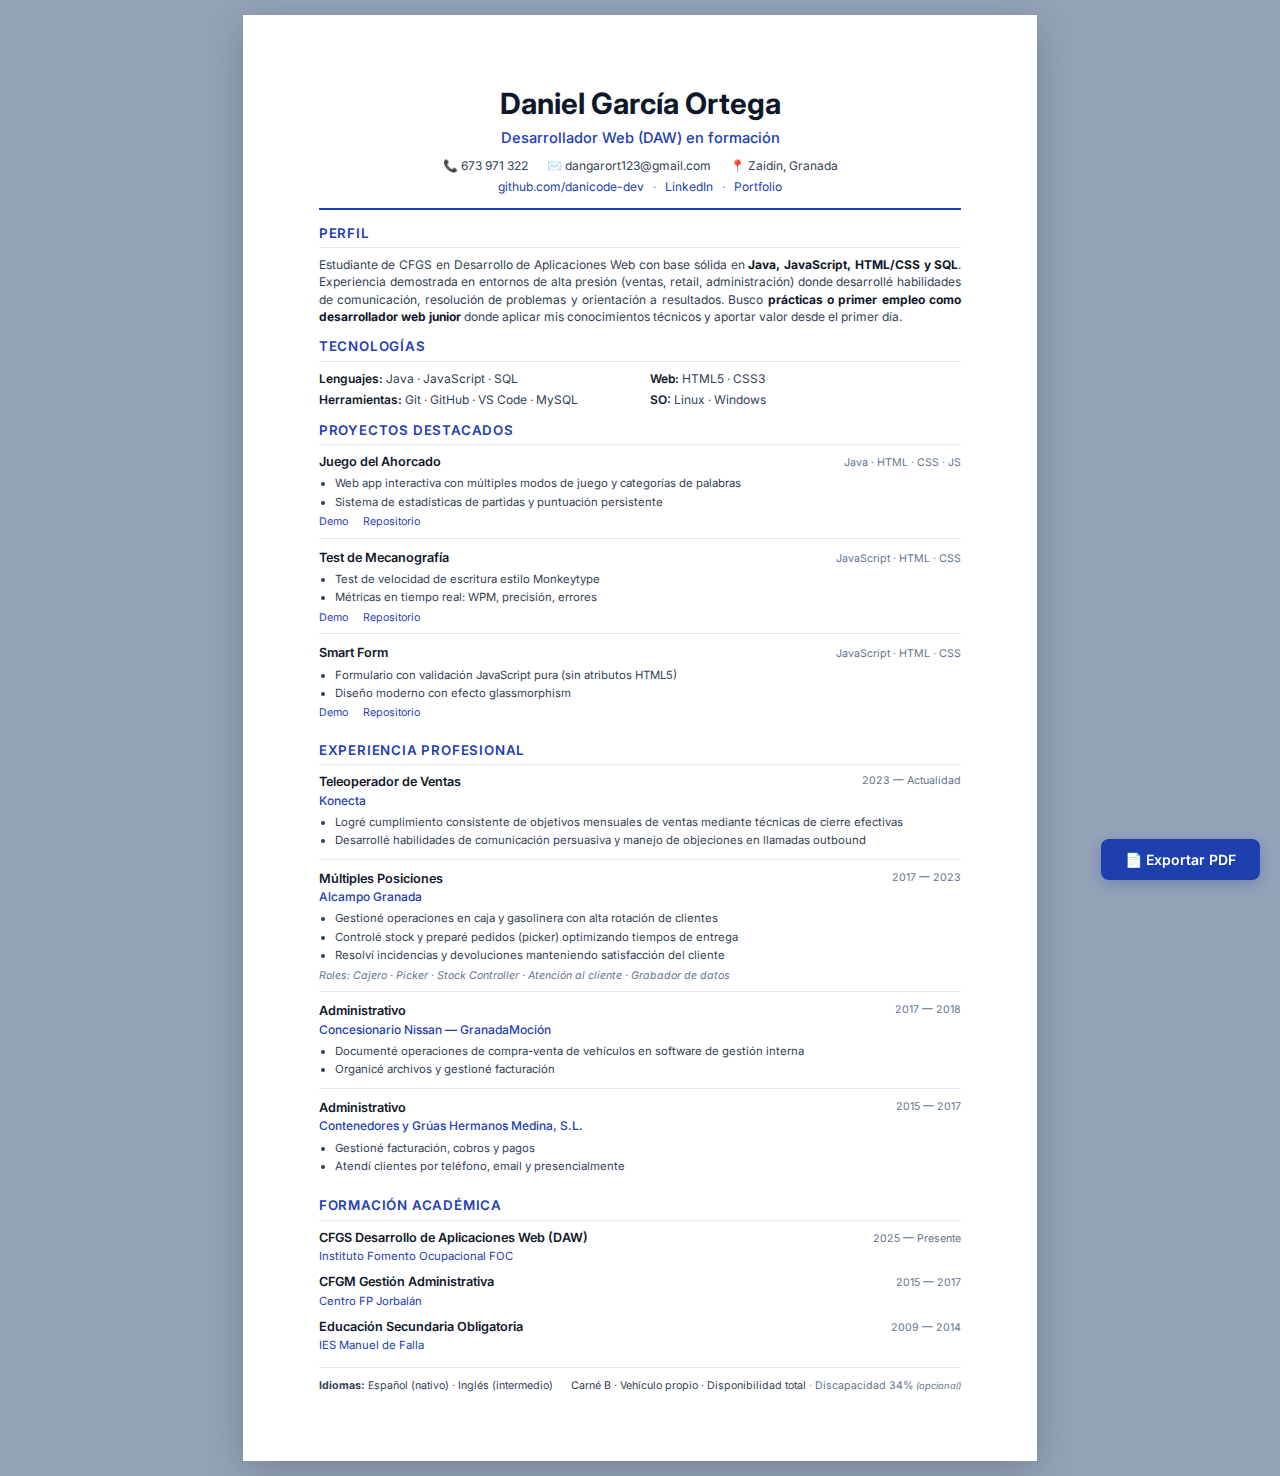
<file: cv/cv_es.html>
<!DOCTYPE html>
<html lang="es">

<head>
    <meta charset="UTF-8">
    <meta name="viewport" content="width=device-width, initial-scale=1.0">
    <title>CV - Daniel García Ortega | Desarrollador Web</title>
    <link rel="stylesheet" href="cv_es.css">
    <link rel="preconnect" href="https://fonts.googleapis.com">
    <link rel="preconnect" href="https://fonts.gstatic.com" crossorigin>
    <link href="https://fonts.googleapis.com/css2?family=Inter:wght@400;500;600;700&display=swap" rel="stylesheet">
</head>

<body>
    <div class="cv-page">
        <!-- HEADER -->
        <header class="header">
            <div class="header-main">
                <h1>Daniel García Ortega</h1>
                <p class="title">Desarrollador Web (DAW) en formación</p>
            </div>
            <div class="header-contact">
                <div class="contact-row">
                    <span>📞 673 971 322</span>
                    <span>✉️ dangarort123@gmail.com</span>
                    <span>📍 Zaidín, Granada</span>
                </div>
                <div class="contact-links">
                    <a href="https://github.com/danicode-dev">github.com/danicode-dev</a>
                    <span class="sep">·</span>
                    <a href="https://linkedin.com/in/daniel-garcía-ortega-404754385">LinkedIn</a>
                    <span class="sep">·</span>
                    <a href="https://danicode-dev.github.io/PORTAFOLIO/">Portfolio</a>
                </div>
            </div>
        </header>

        <!-- PERFIL -->
        <section class="section">
            <h2>Perfil</h2>
            <p class="profile-text">
                Estudiante de CFGS en Desarrollo de Aplicaciones Web con base sólida en <strong>Java, JavaScript,
                    HTML/CSS y SQL</strong>.
                Experiencia demostrada en entornos de alta presión (ventas, retail, administración) donde desarrollé
                habilidades de
                comunicación, resolución de problemas y orientación a resultados. Busco <strong>prácticas o primer
                    empleo como
                    desarrollador web junior</strong> donde aplicar mis conocimientos técnicos y aportar valor desde el
                primer día.
            </p>
        </section>

        <!-- TECNOLOGÍAS -->
        <section class="section">
            <h2>Tecnologías</h2>
            <div class="tech-grid">
                <div class="tech-row">
                    <span class="tech-label">Lenguajes:</span>
                    <span class="tech-items">Java · JavaScript · SQL</span>
                </div>
                <div class="tech-row">
                    <span class="tech-label">Web:</span>
                    <span class="tech-items">HTML5 · CSS3</span>
                </div>
                <div class="tech-row">
                    <span class="tech-label">Herramientas:</span>
                    <span class="tech-items">Git · GitHub · VS Code · MySQL</span>
                </div>
                <div class="tech-row">
                    <span class="tech-label">SO:</span>
                    <span class="tech-items">Linux · Windows</span>
                </div>
            </div>
        </section>

        <!-- PROYECTOS -->
        <section class="section">
            <h2>Proyectos Destacados</h2>

            <div class="project">
                <div class="project-header">
                    <h3>Juego del Ahorcado</h3>
                    <span class="project-tech">Java · HTML · CSS · JS</span>
                </div>
                <ul>
                    <li>Web app interactiva con múltiples modos de juego y categorías de palabras</li>
                    <li>Sistema de estadísticas de partidas y puntuación persistente</li>
                </ul>
                <div class="project-links">
                    <a href="https://danicode-dev.github.io/ahorcado/">Demo</a>
                    <a href="https://github.com/danicode-dev/ahorcado">Repositorio</a>
                </div>
            </div>

            <div class="project">
                <div class="project-header">
                    <h3>Test de Mecanografía</h3>
                    <span class="project-tech">JavaScript · HTML · CSS</span>
                </div>
                <ul>
                    <li>Test de velocidad de escritura estilo Monkeytype</li>
                    <li>Métricas en tiempo real: WPM, precisión, errores</li>
                </ul>
                <div class="project-links">
                    <a href="https://danicode-dev.github.io/Test_mecagonagrafia/">Demo</a>
                    <a href="https://github.com/danicode-dev/Test_mecagonagrafia">Repositorio</a>
                </div>
            </div>

            <div class="project">
                <div class="project-header">
                    <h3>Smart Form</h3>
                    <span class="project-tech">JavaScript · HTML · CSS</span>
                </div>
                <ul>
                    <li>Formulario con validación JavaScript pura (sin atributos HTML5)</li>
                    <li>Diseño moderno con efecto glassmorphism</li>
                </ul>
                <div class="project-links">
                    <a href="https://danicode-dev.github.io/FORMULARIO-/">Demo</a>
                    <a href="https://github.com/danicode-dev/FORMULARIO-">Repositorio</a>
                </div>
            </div>
        </section>

        <!-- EXPERIENCIA -->
        <section class="section">
            <h2>Experiencia Profesional</h2>

            <div class="experience">
                <div class="exp-header">
                    <div>
                        <h3>Teleoperador de Ventas</h3>
                        <span class="company">Konecta</span>
                    </div>
                    <span class="date">2023 — Actualidad</span>
                </div>
                <ul>
                    <li>Logré cumplimiento consistente de objetivos mensuales de ventas mediante técnicas de cierre
                        efectivas</li>
                    <li>Desarrollé habilidades de comunicación persuasiva y manejo de objeciones en llamadas outbound
                    </li>
                </ul>
            </div>

            <div class="experience">
                <div class="exp-header">
                    <div>
                        <h3>Múltiples Posiciones</h3>
                        <span class="company">Alcampo Granada</span>
                    </div>
                    <span class="date">2017 — 2023</span>
                </div>
                <ul>
                    <li>Gestioné operaciones en caja y gasolinera con alta rotación de clientes</li>
                    <li>Controlé stock y preparé pedidos (picker) optimizando tiempos de entrega</li>
                    <li>Resolví incidencias y devoluciones manteniendo satisfacción del cliente</li>
                </ul>
                <p class="roles">Roles: Cajero · Picker · Stock Controller · Atención al cliente · Grabador de datos</p>
            </div>

            <div class="experience">
                <div class="exp-header">
                    <div>
                        <h3>Administrativo</h3>
                        <span class="company">Concesionario Nissan — GranadaMoción</span>
                    </div>
                    <span class="date">2017 — 2018</span>
                </div>
                <ul>
                    <li>Documenté operaciones de compra-venta de vehículos en software de gestión interna</li>
                    <li>Organicé archivos y gestioné facturación</li>
                </ul>
            </div>

            <div class="experience">
                <div class="exp-header">
                    <div>
                        <h3>Administrativo</h3>
                        <span class="company">Contenedores y Grúas Hermanos Medina, S.L.</span>
                    </div>
                    <span class="date">2015 — 2017</span>
                </div>
                <ul>
                    <li>Gestioné facturación, cobros y pagos</li>
                    <li>Atendí clientes por teléfono, email y presencialmente</li>
                </ul>
            </div>
        </section>

        <!-- FORMACIÓN -->
        <section class="section">
            <h2>Formación Académica</h2>

            <div class="education">
                <div class="edu-header">
                    <h3>CFGS Desarrollo de Aplicaciones Web (DAW)</h3>
                    <span class="date">2025 — Presente</span>
                </div>
                <span class="institution">Instituto Fomento Ocupacional FOC</span>
            </div>

            <div class="education">
                <div class="edu-header">
                    <h3>CFGM Gestión Administrativa</h3>
                    <span class="date">2015 — 2017</span>
                </div>
                <span class="institution">Centro FP Jorbalán</span>
            </div>

            <div class="education">
                <div class="edu-header">
                    <h3>Educación Secundaria Obligatoria</h3>
                    <span class="date">2009 — 2014</span>
                </div>
                <span class="institution">IES Manuel de Falla</span>
            </div>
        </section>

        <!-- FOOTER ROW -->
        <footer class="footer">
            <div class="footer-left">
                <div class="lang">
                    <strong>Idiomas:</strong> Español (nativo) · Inglés (intermedio)
                </div>
            </div>
            <div class="footer-right">
                <div class="additional">
                    Carné B · Vehículo propio · Disponibilidad total
                    <span class="optional">· Discapacidad 34% <em>(opcional)</em></span>
                </div>
            </div>
        </footer>
    </div>

    <!-- Print button (hidden when printing) -->
    <button class="print-btn" onclick="window.print()">📄 Exportar PDF</button>
</body>

</html>
</file>
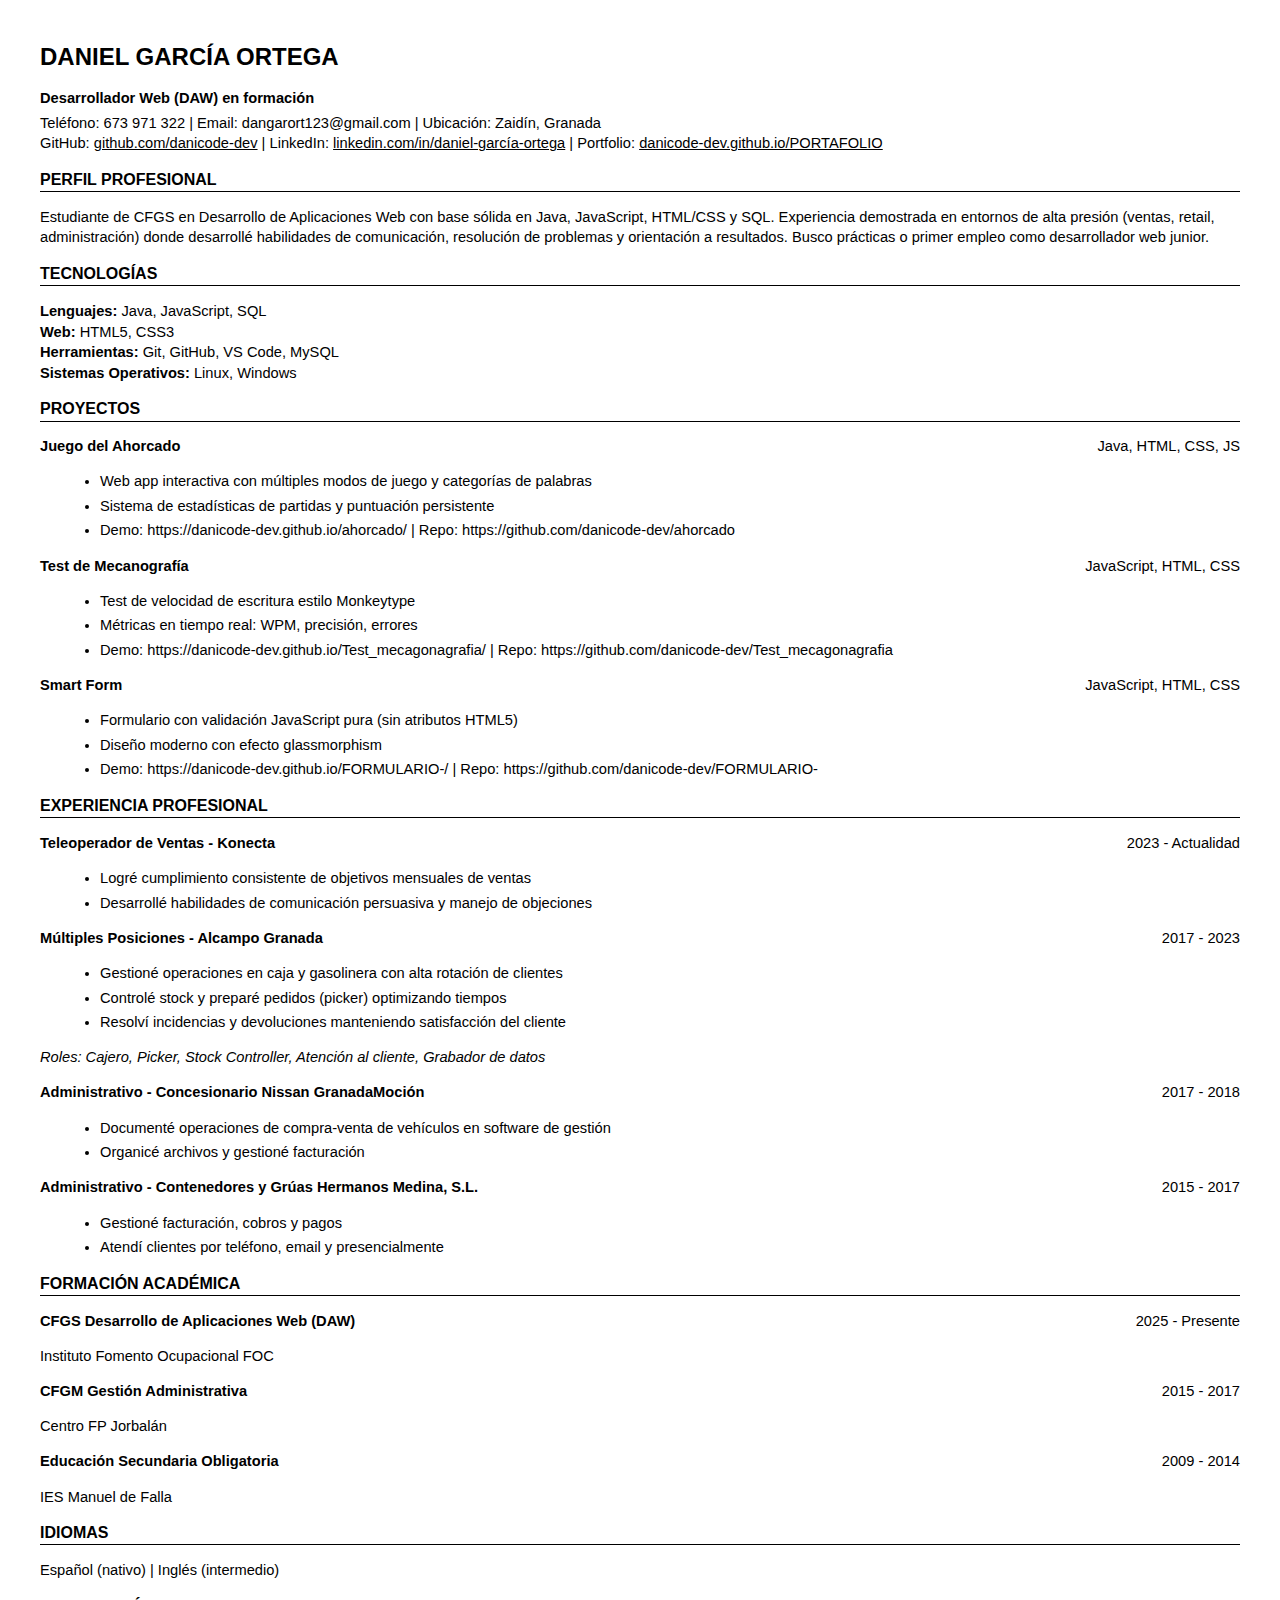
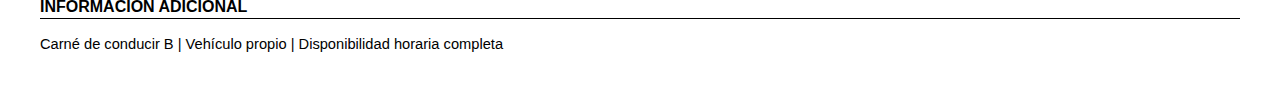
<file: cv/cv_es_ats.html>
<!DOCTYPE html>
<html lang="es">

<head>
    <meta charset="UTF-8">
    <title>CV - Daniel García Ortega (ATS)</title>
    <style>
        body {
            font-family: Arial, sans-serif;
            font-size: 11pt;
            line-height: 1.4;
            margin: 40px;
            color: #000;
        }

        h1 {
            font-size: 18pt;
            margin-bottom: 5px;
        }

        h2 {
            font-size: 12pt;
            border-bottom: 1px solid #000;
            margin-top: 15px;
            margin-bottom: 8px;
        }

        h3 {
            font-size: 11pt;
            margin-bottom: 2px;
        }

        p,
        li {
            margin-bottom: 4px;
        }

        ul {
            margin-left: 20px;
        }

        a {
            color: #000;
        }

        .contact {
            margin-bottom: 15px;
        }

        .job {
            margin-bottom: 12px;
        }

        .date {
            float: right;
            font-weight: normal;
        }
    </style>
</head>

<body>

    <h1>DANIEL GARCÍA ORTEGA</h1>
    <p><strong>Desarrollador Web (DAW) en formación</strong></p>
    <div class="contact">
        Teléfono: 673 971 322 | Email: dangarort123@gmail.com | Ubicación: Zaidín, Granada<br>
        GitHub: <a href="https://github.com/danicode-dev">github.com/danicode-dev</a> |
        LinkedIn: <a
            href="https://linkedin.com/in/daniel-garcía-ortega-404754385">linkedin.com/in/daniel-garcía-ortega</a> |
        Portfolio: <a href="https://danicode-dev.github.io/PORTAFOLIO/">danicode-dev.github.io/PORTAFOLIO</a>
    </div>

    <h2>PERFIL PROFESIONAL</h2>
    <p>Estudiante de CFGS en Desarrollo de Aplicaciones Web con base sólida en Java, JavaScript, HTML/CSS y SQL.
        Experiencia demostrada en entornos de alta presión (ventas, retail, administración) donde desarrollé habilidades
        de comunicación, resolución de problemas y orientación a resultados. Busco prácticas o primer empleo como
        desarrollador web junior.</p>

    <h2>TECNOLOGÍAS</h2>
    <p>
        <strong>Lenguajes:</strong> Java, JavaScript, SQL<br>
        <strong>Web:</strong> HTML5, CSS3<br>
        <strong>Herramientas:</strong> Git, GitHub, VS Code, MySQL<br>
        <strong>Sistemas Operativos:</strong> Linux, Windows
    </p>

    <h2>PROYECTOS</h2>

    <div class="job">
        <h3>Juego del Ahorcado <span class="date">Java, HTML, CSS, JS</span></h3>
        <ul>
            <li>Web app interactiva con múltiples modos de juego y categorías de palabras</li>
            <li>Sistema de estadísticas de partidas y puntuación persistente</li>
            <li>Demo: https://danicode-dev.github.io/ahorcado/ | Repo: https://github.com/danicode-dev/ahorcado</li>
        </ul>
    </div>

    <div class="job">
        <h3>Test de Mecanografía <span class="date">JavaScript, HTML, CSS</span></h3>
        <ul>
            <li>Test de velocidad de escritura estilo Monkeytype</li>
            <li>Métricas en tiempo real: WPM, precisión, errores</li>
            <li>Demo: https://danicode-dev.github.io/Test_mecagonagrafia/ | Repo:
                https://github.com/danicode-dev/Test_mecagonagrafia</li>
        </ul>
    </div>

    <div class="job">
        <h3>Smart Form <span class="date">JavaScript, HTML, CSS</span></h3>
        <ul>
            <li>Formulario con validación JavaScript pura (sin atributos HTML5)</li>
            <li>Diseño moderno con efecto glassmorphism</li>
            <li>Demo: https://danicode-dev.github.io/FORMULARIO-/ | Repo: https://github.com/danicode-dev/FORMULARIO-
            </li>
        </ul>
    </div>

    <h2>EXPERIENCIA PROFESIONAL</h2>

    <div class="job">
        <h3>Teleoperador de Ventas - Konecta <span class="date">2023 - Actualidad</span></h3>
        <ul>
            <li>Logré cumplimiento consistente de objetivos mensuales de ventas</li>
            <li>Desarrollé habilidades de comunicación persuasiva y manejo de objeciones</li>
        </ul>
    </div>

    <div class="job">
        <h3>Múltiples Posiciones - Alcampo Granada <span class="date">2017 - 2023</span></h3>
        <ul>
            <li>Gestioné operaciones en caja y gasolinera con alta rotación de clientes</li>
            <li>Controlé stock y preparé pedidos (picker) optimizando tiempos</li>
            <li>Resolví incidencias y devoluciones manteniendo satisfacción del cliente</li>
        </ul>
        <p><em>Roles: Cajero, Picker, Stock Controller, Atención al cliente, Grabador de datos</em></p>
    </div>

    <div class="job">
        <h3>Administrativo - Concesionario Nissan GranadaMoción <span class="date">2017 - 2018</span></h3>
        <ul>
            <li>Documenté operaciones de compra-venta de vehículos en software de gestión</li>
            <li>Organicé archivos y gestioné facturación</li>
        </ul>
    </div>

    <div class="job">
        <h3>Administrativo - Contenedores y Grúas Hermanos Medina, S.L. <span class="date">2015 - 2017</span></h3>
        <ul>
            <li>Gestioné facturación, cobros y pagos</li>
            <li>Atendí clientes por teléfono, email y presencialmente</li>
        </ul>
    </div>

    <h2>FORMACIÓN ACADÉMICA</h2>

    <div class="job">
        <h3>CFGS Desarrollo de Aplicaciones Web (DAW) <span class="date">2025 - Presente</span></h3>
        <p>Instituto Fomento Ocupacional FOC</p>
    </div>

    <div class="job">
        <h3>CFGM Gestión Administrativa <span class="date">2015 - 2017</span></h3>
        <p>Centro FP Jorbalán</p>
    </div>

    <div class="job">
        <h3>Educación Secundaria Obligatoria <span class="date">2009 - 2014</span></h3>
        <p>IES Manuel de Falla</p>
    </div>

    <h2>IDIOMAS</h2>
    <p>Español (nativo) | Inglés (intermedio)</p>

    <h2>INFORMACIÓN ADICIONAL</h2>
    <p>Carné de conducir B | Vehículo propio | Disponibilidad horaria completa</p>

</body>

</html>
</file>
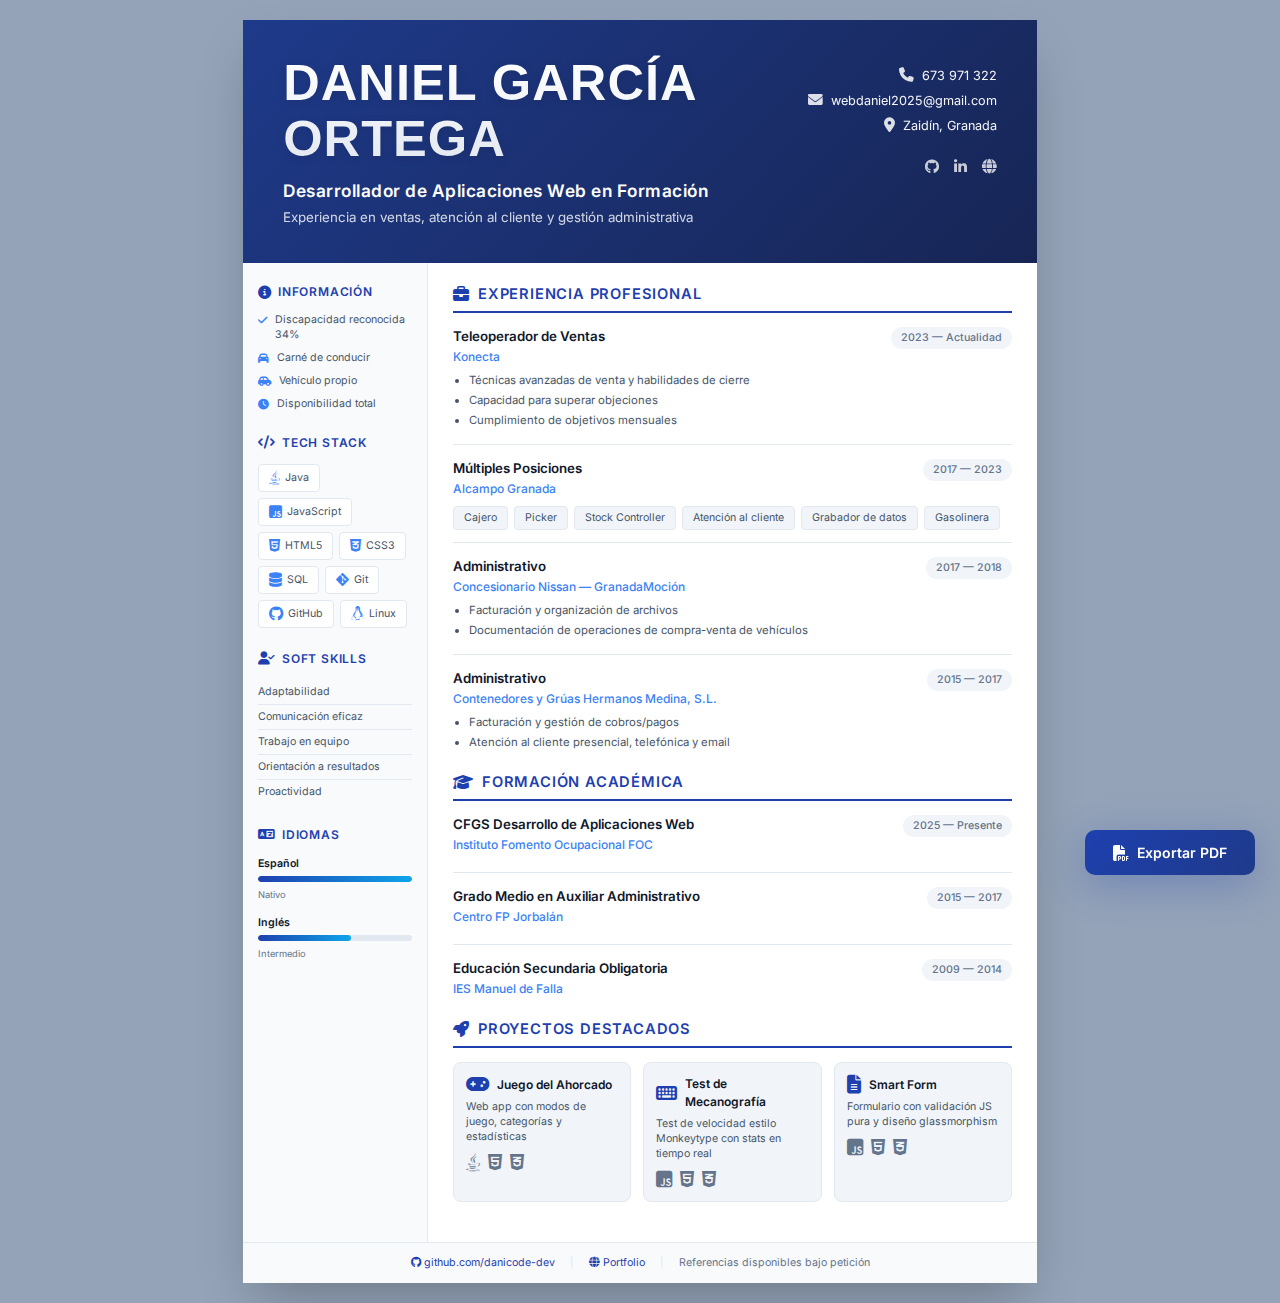
<file: cv/index_cv.html>
<!DOCTYPE html>
<html lang="es">

<head>
    <meta charset="UTF-8">
    <meta name="viewport" content="width=device-width, initial-scale=1.0">
    <title>CV - Daniel García Ortega</title>
    <!-- FontShare API for Panchang Font -->
    <link href="https://api.fontshare.com/v2/css?f[]=panchang@200,300,400,500,600,700,800&display=swap"
        rel="stylesheet">
    <link rel="stylesheet" href="../css/styles_cv.css">
    <link rel="preconnect" href="https://fonts.googleapis.com">
    <link rel="preconnect" href="https://fonts.gstatic.com" crossorigin>
    <link href="https://fonts.googleapis.com/css2?family=Inter:wght@300;400;500;600;700&display=swap" rel="stylesheet">
    <!-- Font Awesome for professional icons -->
    <link rel="stylesheet" href="https://cdnjs.cloudflare.com/ajax/libs/font-awesome/6.5.1/css/all.min.css">
</head>

<body>
    <div class="cv-container">
        <!-- HEADER -->
        <header class="cv-header">
            <div class="header-info">
                <h1>Daniel García<br>Ortega</h1>
                <p class="subtitle">Desarrollador de Aplicaciones Web en Formación</p>
                <p class="tagline">Experiencia en ventas, atención al cliente y gestión administrativa</p>
            </div>
            <div class="header-contact">
                <p><i class="fas fa-phone"></i> 673 971 322</p>
                <p><i class="fas fa-envelope"></i> webdaniel2025@gmail.com</p>
                <p><i class="fas fa-map-marker-alt"></i> Zaidín, Granada</p>
                <div class="header-links">
                    <a href="https://github.com/danicode-dev" target="_blank"><i class="fab fa-github"></i></a>
                    <a href="https://linkedin.com/in/daniel-garcía-ortega-404754385/" target="_blank"><i
                            class="fab fa-linkedin-in"></i></a>
                    <a href="https://danicode-dev.github.io/PORTFOLIO/" target="_blank"><i class="fas fa-globe"></i></a>
                </div>
            </div>
        </header>

        <!-- TWO COLUMN LAYOUT -->
        <div class="cv-body">
            <!-- LEFT SIDEBAR -->
            <aside class="cv-sidebar">
                <!-- MÁS INFORMACIÓN -->
                <section class="sidebar-section">
                    <h2><i class="fas fa-info-circle"></i> Información</h2>
                    <ul class="info-list">
                        <li><i class="fas fa-check"></i> Discapacidad reconocida 34%</li>
                        <li><i class="fas fa-car"></i> Carné de conducir</li>
                        <li><i class="fas fa-car-side"></i> Vehículo propio</li>
                        <li><i class="fas fa-clock"></i> Disponibilidad total</li>
                    </ul>
                </section>

                <!-- HABILIDADES TÉCNICAS -->
                <section class="sidebar-section">
                    <h2><i class="fas fa-code"></i> Tech Stack</h2>
                    <div class="tech-skills">
                        <div class="tech-item">
                            <i class="fab fa-java"></i>
                            <span>Java</span>
                        </div>
                        <div class="tech-item">
                            <i class="fab fa-js-square"></i>
                            <span>JavaScript</span>
                        </div>
                        <div class="tech-item">
                            <i class="fab fa-html5"></i>
                            <span>HTML5</span>
                        </div>
                        <div class="tech-item">
                            <i class="fab fa-css3-alt"></i>
                            <span>CSS3</span>
                        </div>
                        <div class="tech-item">
                            <i class="fas fa-database"></i>
                            <span>SQL</span>
                        </div>
                        <div class="tech-item">
                            <i class="fab fa-git-alt"></i>
                            <span>Git</span>
                        </div>
                        <div class="tech-item">
                            <i class="fab fa-github"></i>
                            <span>GitHub</span>
                        </div>
                        <div class="tech-item">
                            <i class="fab fa-linux"></i>
                            <span>Linux</span>
                        </div>
                    </div>
                </section>

                <!-- SOFT SKILLS -->
                <section class="sidebar-section">
                    <h2><i class="fas fa-user-check"></i> Soft Skills</h2>
                    <ul class="soft-skills">
                        <li>Adaptabilidad</li>
                        <li>Comunicación eficaz</li>
                        <li>Trabajo en equipo</li>
                        <li>Orientación a resultados</li>
                        <li>Proactividad</li>
                    </ul>
                </section>

                <!-- IDIOMAS -->
                <section class="sidebar-section">
                    <h2><i class="fas fa-language"></i> Idiomas</h2>
                    <div class="language-item">
                        <span class="lang-name">Español</span>
                        <div class="lang-bar">
                            <div class="lang-level" style="width: 100%"></div>
                        </div>
                        <span class="lang-label">Nativo</span>
                    </div>
                    <div class="language-item">
                        <span class="lang-name">Inglés</span>
                        <div class="lang-bar">
                            <div class="lang-level" style="width: 60%"></div>
                        </div>
                        <span class="lang-label">Intermedio</span>
                    </div>
                </section>
            </aside>

            <!-- MAIN CONTENT -->
            <main class="cv-main">
                <!-- EXPERIENCIA LABORAL -->
                <section class="cv-section">
                    <h2><i class="fas fa-briefcase"></i> Experiencia Profesional</h2>

                    <div class="cv-item">
                        <div class="item-header">
                            <div>
                                <h3>Teleoperador de Ventas</h3>
                                <p class="company">Konecta</p>
                            </div>
                            <span class="date">2023 — Actualidad</span>
                        </div>
                        <ul>
                            <li>Técnicas avanzadas de venta y habilidades de cierre</li>
                            <li>Capacidad para superar objeciones</li>
                            <li>Cumplimiento de objetivos mensuales</li>
                        </ul>
                    </div>

                    <div class="cv-item">
                        <div class="item-header">
                            <div>
                                <h3>Múltiples Posiciones</h3>
                                <p class="company">Alcampo Granada</p>
                            </div>
                            <span class="date">2017 — 2023</span>
                        </div>
                        <div class="tags">
                            <span class="tag">Cajero</span>
                            <span class="tag">Picker</span>
                            <span class="tag">Stock Controller</span>
                            <span class="tag">Atención al cliente</span>
                            <span class="tag">Grabador de datos</span>
                            <span class="tag">Gasolinera</span>
                        </div>
                    </div>

                    <div class="cv-item">
                        <div class="item-header">
                            <div>
                                <h3>Administrativo</h3>
                                <p class="company">Concesionario Nissan — GranadaMoción</p>
                            </div>
                            <span class="date">2017 — 2018</span>
                        </div>
                        <ul>
                            <li>Facturación y organización de archivos</li>
                            <li>Documentación de operaciones de compra-venta de vehículos</li>
                        </ul>
                    </div>

                    <div class="cv-item">
                        <div class="item-header">
                            <div>
                                <h3>Administrativo</h3>
                                <p class="company">Contenedores y Grúas Hermanos Medina, S.L.</p>
                            </div>
                            <span class="date">2015 — 2017</span>
                        </div>
                        <ul>
                            <li>Facturación y gestión de cobros/pagos</li>
                            <li>Atención al cliente presencial, telefónica y email</li>
                        </ul>
                    </div>
                </section>

                <!-- FORMACIÓN -->
                <section class="cv-section">
                    <h2><i class="fas fa-graduation-cap"></i> Formación Académica</h2>

                    <div class="cv-item">
                        <div class="item-header">
                            <div>
                                <h3>CFGS Desarrollo de Aplicaciones Web</h3>
                                <p class="company">Instituto Fomento Ocupacional FOC</p>
                            </div>
                            <span class="date">2025 — Presente</span>
                        </div>
                    </div>

                    <div class="cv-item">
                        <div class="item-header">
                            <div>
                                <h3>Grado Medio en Auxiliar Administrativo</h3>
                                <p class="company">Centro FP Jorbalán</p>
                            </div>
                            <span class="date">2015 — 2017</span>
                        </div>
                    </div>

                    <div class="cv-item">
                        <div class="item-header">
                            <div>
                                <h3>Educación Secundaria Obligatoria</h3>
                                <p class="company">IES Manuel de Falla</p>
                            </div>
                            <span class="date">2009 — 2014</span>
                        </div>
                    </div>
                </section>

                <!-- PROYECTOS -->
                <section class="cv-section">
                    <h2><i class="fas fa-rocket"></i> Proyectos Destacados</h2>
                    <div class="projects-grid">
                        <div class="project">
                            <div class="project-header">
                                <i class="fas fa-gamepad"></i>
                                <h3>Juego del Ahorcado</h3>
                            </div>
                            <p>Web app con modos de juego, categorías y estadísticas</p>
                            <div class="project-tech">
                                <i class="fab fa-java"></i>
                                <i class="fab fa-html5"></i>
                                <i class="fab fa-css3-alt"></i>
                            </div>
                        </div>
                        <div class="project">
                            <div class="project-header">
                                <i class="fas fa-keyboard"></i>
                                <h3>Test de Mecanografía</h3>
                            </div>
                            <p>Test de velocidad estilo Monkeytype con stats en tiempo real</p>
                            <div class="project-tech">
                                <i class="fab fa-js-square"></i>
                                <i class="fab fa-html5"></i>
                                <i class="fab fa-css3-alt"></i>
                            </div>
                        </div>
                        <div class="project">
                            <div class="project-header">
                                <i class="fas fa-file-alt"></i>
                                <h3>Smart Form</h3>
                            </div>
                            <p>Formulario con validación JS pura y diseño glassmorphism</p>
                            <div class="project-tech">
                                <i class="fab fa-js-square"></i>
                                <i class="fab fa-html5"></i>
                                <i class="fab fa-css3-alt"></i>
                            </div>
                        </div>
                    </div>
                </section>
            </main>
        </div>

        <!-- FOOTER -->
        <footer class="cv-footer">
            <p>
                <a href="https://github.com/danicode-dev"><i class="fab fa-github"></i> github.com/danicode-dev</a>
                <span class="separator">|</span>
                <a href="https://danicode-dev.github.io/PORTFOLIO/"><i class="fas fa-globe"></i> Portfolio</a>
                <span class="separator">|</span>
                <span>Referencias disponibles bajo petición</span>
            </p>
        </footer>
    </div>

    <!-- Print button -->
    <button class="print-btn" onclick="window.print()">
        <i class="fas fa-file-pdf"></i> Exportar PDF
    </button>
</body>

</html>
</file>
<file: cv/cv_es.css>
/* CV Professional - Daniel García Ortega */
/* ATS-Friendly, Single Column, Clean Design */

:root {
    --primary: #1e40af;
    --text-dark: #0f172a;
    --text-medium: #334155;
    --text-light: #64748b;
    --bg: #ffffff;
    --border: #e2e8f0;
    --font: 'Inter', -apple-system, BlinkMacSystemFont, sans-serif;
}

* {
    margin: 0;
    padding: 0;
    box-sizing: border-box;
}

body {
    font-family: var(--font);
    font-size: 9.5pt;
    line-height: 1.45;
    color: var(--text-dark);
    background: #94a3b8;
}

.cv-page {
    width: 210mm;
    min-height: 297mm;
    margin: 15px auto;
    padding: 18mm 20mm;
    background: var(--bg);
    box-shadow: 0 10px 40px rgba(0, 0, 0, 0.2);
}

/* HEADER */
.header {
    text-align: center;
    padding-bottom: 12px;
    border-bottom: 2px solid var(--primary);
    margin-bottom: 14px;
}

.header h1 {
    font-size: 22pt;
    font-weight: 700;
    color: var(--text-dark);
    margin-bottom: 2px;
}

.header .title {
    font-size: 11pt;
    color: var(--primary);
    font-weight: 500;
    margin-bottom: 8px;
}

.header-contact {
    font-size: 9pt;
    color: var(--text-medium);
}

.contact-row {
    margin-bottom: 4px;
}

.contact-row span {
    margin: 0 8px;
}

.contact-links a {
    color: var(--primary);
    text-decoration: none;
}

.contact-links a:hover {
    text-decoration: underline;
}

.contact-links .sep {
    color: var(--text-light);
    margin: 0 6px;
}

/* SECTIONS */
.section {
    margin-bottom: 12px;
}

.section h2 {
    font-size: 10pt;
    font-weight: 600;
    color: var(--primary);
    text-transform: uppercase;
    letter-spacing: 0.8px;
    padding-bottom: 4px;
    border-bottom: 1px solid var(--border);
    margin-bottom: 8px;
}

/* PROFILE */
.profile-text {
    color: var(--text-medium);
    text-align: justify;
    font-size: 9pt;
}

.profile-text strong {
    color: var(--text-dark);
}

/* TECH GRID */
.tech-grid {
    display: grid;
    grid-template-columns: 1fr 1fr;
    gap: 4px 20px;
}

.tech-row {
    font-size: 9pt;
}

.tech-label {
    font-weight: 600;
    color: var(--text-dark);
}

.tech-items {
    color: var(--text-medium);
}

/* PROJECTS */
.project {
    margin-bottom: 10px;
    padding-bottom: 8px;
    border-bottom: 1px solid var(--border);
}

.project:last-child {
    border-bottom: none;
    margin-bottom: 0;
}

.project-header {
    display: flex;
    justify-content: space-between;
    align-items: baseline;
    margin-bottom: 4px;
}

.project-header h3 {
    font-size: 9.5pt;
    font-weight: 600;
    color: var(--text-dark);
}

.project-tech {
    font-size: 8pt;
    color: var(--text-light);
}

.project ul {
    margin-left: 16px;
    margin-bottom: 4px;
}

.project li {
    font-size: 8.5pt;
    color: var(--text-medium);
    margin-bottom: 2px;
}

.project-links {
    font-size: 8pt;
}

.project-links a {
    color: var(--primary);
    text-decoration: none;
    margin-right: 12px;
}

.project-links a:hover {
    text-decoration: underline;
}

/* EXPERIENCE */
.experience {
    margin-bottom: 10px;
    padding-bottom: 8px;
    border-bottom: 1px solid var(--border);
}

.experience:last-child {
    border-bottom: none;
}

.exp-header {
    display: flex;
    justify-content: space-between;
    align-items: flex-start;
    margin-bottom: 4px;
}

.exp-header h3 {
    font-size: 9.5pt;
    font-weight: 600;
    color: var(--text-dark);
}

.exp-header .company {
    font-size: 9pt;
    color: var(--primary);
    font-weight: 500;
}

.exp-header .date {
    font-size: 8pt;
    color: var(--text-light);
    white-space: nowrap;
}

.experience ul {
    margin-left: 16px;
}

.experience li {
    font-size: 8.5pt;
    color: var(--text-medium);
    margin-bottom: 2px;
}

.roles {
    font-size: 8pt;
    color: var(--text-light);
    margin-top: 4px;
    font-style: italic;
}

/* EDUCATION */
.education {
    margin-bottom: 8px;
}

.edu-header {
    display: flex;
    justify-content: space-between;
    align-items: baseline;
}

.edu-header h3 {
    font-size: 9.5pt;
    font-weight: 600;
    color: var(--text-dark);
}

.edu-header .date {
    font-size: 8pt;
    color: var(--text-light);
}

.institution {
    font-size: 8.5pt;
    color: var(--primary);
}

/* FOOTER */
.footer {
    display: flex;
    justify-content: space-between;
    padding-top: 10px;
    border-top: 1px solid var(--border);
    margin-top: 10px;
    font-size: 8pt;
    color: var(--text-medium);
}

.optional {
    color: var(--text-light);
}

.optional em {
    font-size: 7pt;
}

/* PRINT BUTTON */
.print-btn {
    position: fixed;
    bottom: 20px;
    right: 20px;
    background: var(--primary);
    color: white;
    border: none;
    padding: 12px 24px;
    border-radius: 8px;
    font-size: 14px;
    font-weight: 600;
    cursor: pointer;
    font-family: var(--font);
    box-shadow: 0 4px 15px rgba(30, 64, 175, 0.3);
}

.print-btn:hover {
    background: #1e3a8a;
}

/* PRINT */
@media print {
    body {
        background: white;
    }

    .cv-page {
        margin: 0;
        padding: 12mm 15mm;
        box-shadow: none;
        width: 100%;
        min-height: auto;
    }

    .print-btn {
        display: none;
    }

    @page {
        size: A4;
        margin: 0;
    }
}
</file>
<file: css/styles_cv.css>
/* CV Template Styles - Professional Edition */
/* Daniel García Ortega - 2025 */

:root {
    /* COLORES - Tema profesional */
    --primary: #1e40af;
    --primary-light: #3b82f6;
    --primary-dark: #1e3a8a;
    --accent: #0ea5e9;
    --text-dark: #0f172a;
    --text-medium: #475569;
    --text-light: #64748b;
    --bg-white: #ffffff;
    --bg-light: #f1f5f9;
    --bg-sidebar: #f8fafc;
    --border: #e2e8f0;
    --success: #10b981;

    /* FUENTES */
    --font-main: 'Inter', -apple-system, BlinkMacSystemFont, sans-serif;
}

* {
    margin: 0;
    padding: 0;
    box-sizing: border-box;
}

body {
    font-family: var(--font-main);
    background: #94a3b8;
    color: var(--text-dark);
    line-height: 1.5;
    font-size: 9.5pt;
}

/* Container A4 */
.cv-container {
    width: 210mm;
    min-height: 297mm;
    margin: 20px auto;
    background: var(--bg-white);
    box-shadow: 0 25px 50px -12px rgba(0, 0, 0, 0.25);
}

/* HEADER */
.cv-header {
    display: flex;
    justify-content: space-between;
    align-items: flex-start;
    /* Align top to handle different heights */
    padding: 35px 40px;
    background: linear-gradient(135deg, #1e3a8a 0%, #172554 100%);
    /* Deeper blue */
    color: white;
}

.header-info {
    flex: 1;
}

.header-info h1 {
    font-family: 'Panchang', sans-serif;
    font-size: 38pt;
    /* Much larger */
    line-height: 1.1;
    font-weight: 700;
    letter-spacing: 1px;
    margin-bottom: 12px;
    text-transform: uppercase;
    /* Gradient text effect for "color" request */
    background: linear-gradient(to bottom, #ffffff 0%, #e2e8f0 100%);
    -webkit-background-clip: text;
    -webkit-text-fill-color: transparent;
    filter: drop-shadow(0 2px 4px rgba(0, 0, 0, 0.1));
}

.header-info .subtitle {
    font-size: 13pt;
    font-weight: 600;
    opacity: 1;
    color: #ffffff;
    margin-bottom: 4px;
    letter-spacing: 0.5px;
}

.header-info .tagline {
    font-size: 10pt;
    opacity: 0.8;
    font-weight: 400;
    margin-top: 0;
}

.header-contact {
    text-align: right;
    font-size: 9.5pt;
    padding-top: 5px;
    /* Visual alignment with H1 top */
}

.header-contact p {
    margin: 6px 0;
    opacity: 0.95;
    display: flex;
    align-items: center;
    justify-content: flex-end;
    gap: 8px;
}

.header-contact i {
    width: auto;
    margin-right: 0;
    opacity: 0.9;
    font-size: 11pt;
}

.header-links {
    margin-top: 15px;
    display: flex;
    gap: 15px;
    justify-content: flex-end;
}

.header-links a {
    color: white;
    font-size: 20px;
    opacity: 0.85;
    transition: all 0.2s;
}

.header-links a:hover {
    opacity: 1;
    transform: scale(1.1);
}

/* TWO COLUMN LAYOUT */
.cv-body {
    display: grid;
    grid-template-columns: 185px 1fr;
}

/* SIDEBAR */
.cv-sidebar {
    background: var(--bg-sidebar);
    padding: 20px 15px;
    border-right: 1px solid var(--border);
}

.sidebar-section {
    margin-bottom: 22px;
}

.sidebar-section h2 {
    font-size: 9pt;
    font-weight: 600;
    color: var(--primary);
    text-transform: uppercase;
    letter-spacing: 0.8px;
    margin-bottom: 12px;
    display: flex;
    align-items: center;
    gap: 6px;
}

.sidebar-section h2 i {
    font-size: 10pt;
}

/* INFO LIST */
.info-list {
    list-style: none;
    font-size: 8pt;
    color: var(--text-medium);
}

.info-list li {
    margin-bottom: 8px;
    display: flex;
    align-items: flex-start;
    gap: 8px;
    line-height: 1.4;
}

.info-list li i {
    color: var(--primary-light);
    font-size: 8pt;
    margin-top: 2px;
}

/* TECH SKILLS */
.tech-skills {
    display: flex;
    flex-wrap: wrap;
    gap: 6px;
}

.tech-item {
    display: flex;
    align-items: center;
    gap: 5px;
    background: white;
    padding: 5px 10px;
    border-radius: 4px;
    font-size: 8pt;
    border: 1px solid var(--border);
    color: var(--text-medium);
}

.tech-item i {
    color: var(--primary-light);
    font-size: 11pt;
}

/* SOFT SKILLS */
.soft-skills {
    list-style: none;
    font-size: 8pt;
}

.soft-skills li {
    padding: 4px 0;
    color: var(--text-medium);
    border-bottom: 1px solid var(--border);
}

.soft-skills li:last-child {
    border-bottom: none;
}

/* LANGUAGES */
.language-item {
    margin-bottom: 12px;
}

.lang-name {
    font-size: 8pt;
    font-weight: 600;
    color: var(--text-dark);
    display: block;
    margin-bottom: 4px;
}

.lang-bar {
    height: 6px;
    background: var(--border);
    border-radius: 3px;
    overflow: hidden;
    margin-bottom: 2px;
}

.lang-level {
    height: 100%;
    background: linear-gradient(90deg, var(--primary), var(--accent));
    border-radius: 3px;
}

.lang-label {
    font-size: 7pt;
    color: var(--text-light);
}

/* MAIN CONTENT */
.cv-main {
    padding: 20px 25px;
}

.cv-section {
    margin-bottom: 20px;
}

.cv-section h2 {
    font-size: 11pt;
    font-weight: 600;
    color: var(--primary);
    text-transform: uppercase;
    letter-spacing: 0.8px;
    margin-bottom: 14px;
    padding-bottom: 6px;
    border-bottom: 2px solid var(--primary);
    display: flex;
    align-items: center;
    gap: 8px;
}

.cv-section h2 i {
    font-size: 12pt;
}

/* CV ITEMS */
.cv-item {
    margin-bottom: 14px;
    padding-bottom: 12px;
    border-bottom: 1px solid var(--border);
}

.cv-item:last-child {
    border-bottom: none;
    padding-bottom: 0;
}

.item-header {
    display: flex;
    justify-content: space-between;
    align-items: flex-start;
    margin-bottom: 6px;
}

.item-header h3 {
    font-size: 10pt;
    font-weight: 600;
    color: var(--text-dark);
}

.item-header .company {
    font-size: 9pt;
    color: var(--primary-light);
    font-weight: 500;
    margin-top: 1px;
}

.item-header .date {
    font-size: 8pt;
    color: var(--text-light);
    font-weight: 500;
    background: var(--bg-light);
    padding: 3px 10px;
    border-radius: 12px;
    white-space: nowrap;
}

.cv-item ul {
    margin-left: 16px;
    margin-top: 6px;
}

.cv-item li {
    color: var(--text-medium);
    margin-bottom: 3px;
    font-size: 8.5pt;
}

/* TAGS */
.tags {
    display: flex;
    flex-wrap: wrap;
    gap: 6px;
    margin-top: 8px;
}

.tag {
    background: var(--bg-light);
    color: var(--text-medium);
    padding: 3px 10px;
    border-radius: 4px;
    font-size: 8pt;
    border: 1px solid var(--border);
}

/* PROJECTS */
.projects-grid {
    display: grid;
    grid-template-columns: repeat(3, 1fr);
    gap: 12px;
}

.project {
    background: var(--bg-light);
    padding: 12px;
    border-radius: 8px;
    border: 1px solid var(--border);
    transition: transform 0.2s, box-shadow 0.2s;
}

.project:hover {
    transform: translateY(-2px);
    box-shadow: 0 4px 12px rgba(0, 0, 0, 0.1);
}

.project-header {
    display: flex;
    align-items: center;
    gap: 8px;
    margin-bottom: 6px;
}

.project-header i {
    font-size: 14pt;
    color: var(--primary);
}

.project-header h3 {
    font-size: 9pt;
    font-weight: 600;
}

.project p {
    font-size: 8pt;
    color: var(--text-medium);
    margin-bottom: 8px;
    line-height: 1.4;
}

.project-tech {
    display: flex;
    gap: 8px;
}

.project-tech i {
    font-size: 14pt;
    color: var(--text-light);
    transition: color 0.2s;
}

.project-tech i:hover {
    color: var(--primary);
}

/* FOOTER */
.cv-footer {
    padding: 12px 25px;
    background: var(--bg-sidebar);
    border-top: 1px solid var(--border);
    text-align: center;
}

.cv-footer p {
    font-size: 8pt;
    color: var(--text-light);
}

.cv-footer a {
    color: var(--primary);
    text-decoration: none;
}

.cv-footer a:hover {
    text-decoration: underline;
}

.cv-footer .separator {
    margin: 0 12px;
    color: var(--border);
}

/* PRINT BUTTON */
.print-btn {
    position: fixed;
    bottom: 25px;
    right: 25px;
    background: linear-gradient(135deg, var(--primary) 0%, var(--primary-dark) 100%);
    color: white;
    border: none;
    padding: 14px 28px;
    border-radius: 10px;
    font-size: 14px;
    font-weight: 600;
    cursor: pointer;
    box-shadow: 0 10px 40px rgba(30, 64, 175, 0.3);
    transition: transform 0.2s, box-shadow 0.2s;
    font-family: var(--font-main);
    display: flex;
    align-items: center;
    gap: 8px;
}

.print-btn:hover {
    transform: translateY(-3px);
    box-shadow: 0 15px 50px rgba(30, 64, 175, 0.4);
}

.print-btn i {
    font-size: 16px;
}

/* PRINT STYLES */
@media print {
    body {
        background: white;
    }

    .cv-container {
        margin: 0;
        box-shadow: none;
        width: 100%;
    }

    .print-btn {
        display: none;
    }

    .project:hover {
        transform: none;
        box-shadow: none;
    }

    @page {
        size: A4;
        margin: 0;
    }
}

/* RESPONSIVE */
@media screen and (max-width: 800px) {
    .cv-container {
        width: 100%;
        margin: 0;
    }

    .cv-header {
        flex-direction: column;
        gap: 15px;
        text-align: center;
    }

    .header-contact {
        text-align: center;
    }

    .header-links {
        justify-content: center;
    }

    .cv-body {
        grid-template-columns: 1fr;
    }

    .projects-grid {
        grid-template-columns: 1fr;
    }
}
</file>
